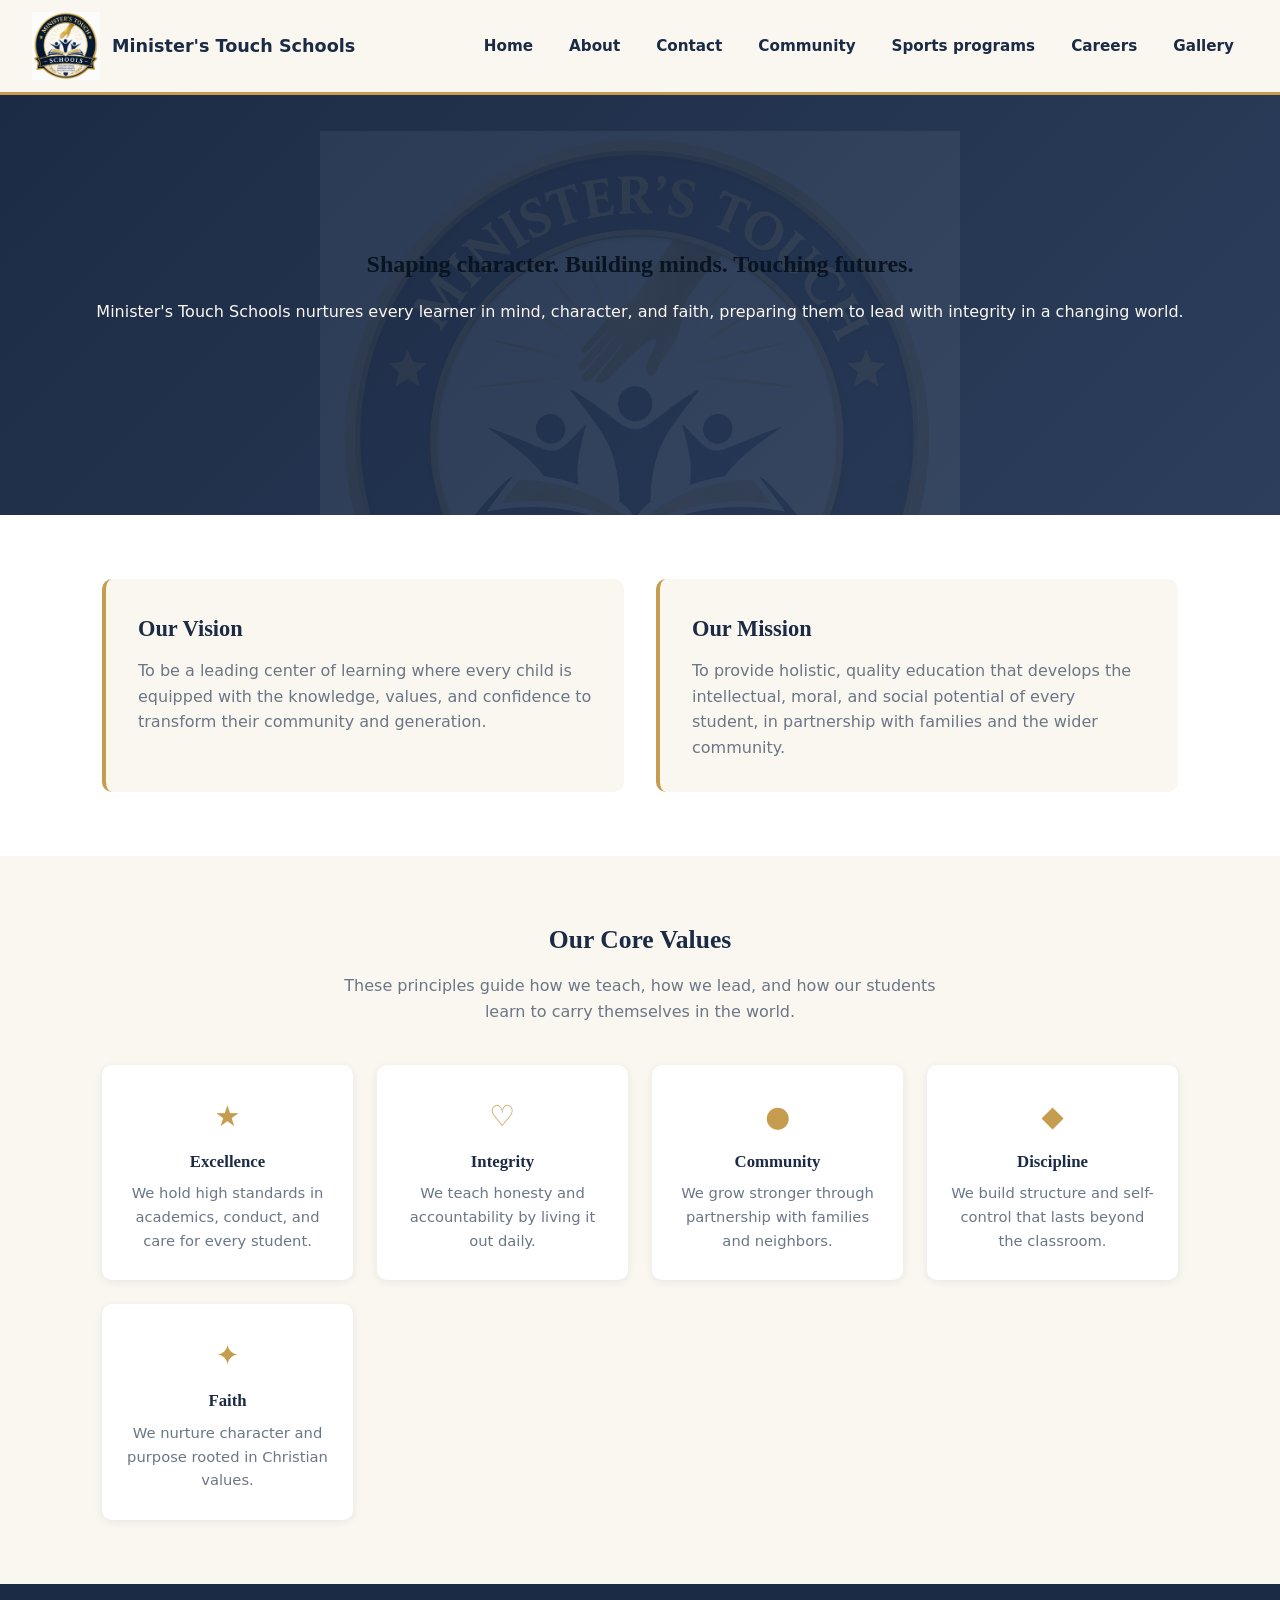
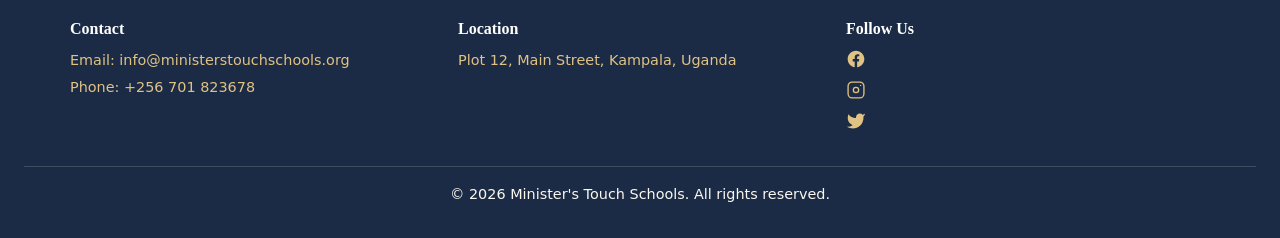
<file: index.html>
<!DOCTYPE html>
<html lang="en">
<head>
    <meta charset="UTF-8">
    <meta name="viewport" content="width=device-width, initial-scale=1.0">
    <title>Minister's Touch Schools | Home</title>
    <link rel="stylesheet" href="styles.css">
</head>
<body class="home">
    <header class="site-header">
        <a href="index.html" class="brand">
            <img src="images/m.png" alt="Minister's Touch Schools logo" width="68">
            <span>Minister's Touch Schools</span>
        </a>
        <button type="button" class="menu-toggle" id="menu-toggle" aria-expanded="false" aria-controls="navbar" aria-label="Open navigation menu">
            ☰
        </button>

        <nav id="navbar" aria-hidden="true">
            <a href="index.html">Home</a>
            <a href="about.html">About</a>
            <a href="contact.html">Contact</a>
            <a href="community.html">Community</a>
            <a href="Sports.html">Sports programs</a>
            <a href="Careers.html">Careers</a>
            <a href="Gallery.html">Gallery</a>
        </nav>
    </header>

    <section class="hero">
        <div class="hero-content">
            <h1>Shaping character. Building minds. Touching futures.</h1>
            <p>Minister's Touch Schools nurtures every learner in mind, character, and faith, preparing them to lead with integrity in a changing world.</p>
        </div>
    </section>

    <section class="vm-section wrap">
        <div class="vm-grid">
            <div class="vm-card">
                <h2>Our Vision</h2>
                <p>To be a leading center of learning where every child is equipped with the knowledge, values, and confidence to transform their community and generation.</p>
            </div>
            <div class="vm-card">
                <h2>Our Mission</h2>
                <p>To provide holistic, quality education that develops the intellectual, moral, and social potential of every student, in partnership with families and the wider community.</p>
            </div>
        </div>
    </section>

    <section class="values-section">
        <div class="wrap">
            <h2>Our Core Values</h2>
            <p class="values-intro">These principles guide how we teach, how we lead, and how our students learn to carry themselves in the world.</p>
            <div class="values-grid">
                <div class="value-card">
                    <div class="icon">&#9733;</div>
                    <h3>Excellence</h3>
                    <p>We hold high standards in academics, conduct, and care for every student.</p>
                </div>
                <div class="value-card">
                    <div class="icon">&#9825;</div>
                    <h3>Integrity</h3>
                    <p>We teach honesty and accountability by living it out daily.</p>
                </div>
                <div class="value-card">
                    <div class="icon">&#9679;</div>
                    <h3>Community</h3>
                    <p>We grow stronger through partnership with families and neighbors.</p>
                </div>
                <div class="value-card">
                    <div class="icon">&#9670;</div>
                    <h3>Discipline</h3>
                    <p>We build structure and self-control that lasts beyond the classroom.</p>
                </div>
                <div class="value-card">
                    <div class="icon">&#10022;</div>
                    <h3>Faith</h3>
                    <p>We nurture character and purpose rooted in Christian values.</p>
                </div>
            </div>
        </div>
    </section>

    <footer>
        <div class="footer-content">
            <div class="footer-section">
                <h3>Contact</h3>
                <p>Email: info@ministerstouchschools.org</p>
                <p>Phone: +256 701 823678</p>
            </div>
            <div class="footer-section">
                <h3>Location</h3>
                <p>Plot 12, Main Street, Kampala, Uganda</p>
            </div>
            <div class="footer-section">
                <h3>Follow Us</h3>
                    <p>
                        <a href="https://facebook.com" target="_blank" rel="noopener noreferrer" aria-label="Facebook">
                            <svg width="20" height="20" viewBox="0 0 24 24" fill="currentColor" aria-hidden="true" focusable="false" xmlns="http://www.w3.org/2000/svg">
                                <path d="M22 12.07C22 6.48 17.52 2 11.93 2 6.33 2 2 6.48 2 12.07 2 17.11 5.66 21.26 10.44 22v-7.03H8.08V12.1h2.36V9.88c0-2.33 1.38-3.61 3.5-3.61.99 0 2.03.18 2.03.18v2.24h-1.14c-1.13 0-1.48.7-1.48 1.42V12.1h2.52l-.4 2.87h-2.12V22C18.34 21.26 22 17.11 22 12.07z"/>
                            </svg>
                        </a>
                    </p>
                    <p>
                        <a href="https://instagram.com" target="_blank" rel="noopener noreferrer" aria-label="Instagram">
                            <svg width="20" height="20" viewBox="0 0 24 24" fill="none" stroke="currentColor" stroke-width="1.6" stroke-linecap="round" stroke-linejoin="round" aria-hidden="true" focusable="false" xmlns="http://www.w3.org/2000/svg">
                                <rect x="2.5" y="2.5" width="19" height="19" rx="5" />
                                <circle cx="12" cy="12" r="3.2" />
                                <path d="M17.5 6.5h.01" />
                            </svg>
                        </a>
                    </p>
                    <p>
                        <a href="https://x.com" target="_blank" rel="noopener noreferrer" aria-label="X (Twitter)">
                            <svg width="20" height="20" viewBox="0 0 24 24" fill="currentColor" aria-hidden="true" focusable="false" xmlns="http://www.w3.org/2000/svg">
                                <path d="M23 3a10.9 10.9 0 01-3.14 1.53A4.48 4.48 0 0012 7.5v1A10.66 10.66 0 013 4s-4 9 5 13a11.64 11.64 0 01-7 2c9 5 20 0 20-11.5a4.5 4.5 0 00-.08-.83A7.72 7.72 0 0023 3z"/>
                            </svg>
                        </a>
                    </p>
            </div>
        </div>
        <div class="footer-bottom">
            &copy; 2026 Minister's Touch Schools. All rights reserved.
        </div>
    </footer>

    <script>
        const menuToggle = document.getElementById("menu-toggle");
        const navbar = document.getElementById("navbar");

        menuToggle.addEventListener("click", () => {
            const isExpanded = menuToggle.getAttribute("aria-expanded") === "true";
            menuToggle.setAttribute("aria-expanded", String(!isExpanded));
            navbar.classList.toggle("active");
            navbar.setAttribute("aria-hidden", String(isExpanded));
            menuToggle.setAttribute("aria-label", isExpanded ? "Open navigation menu" : "Close navigation menu");
        });
    </script>
</body>
</html>
</file>
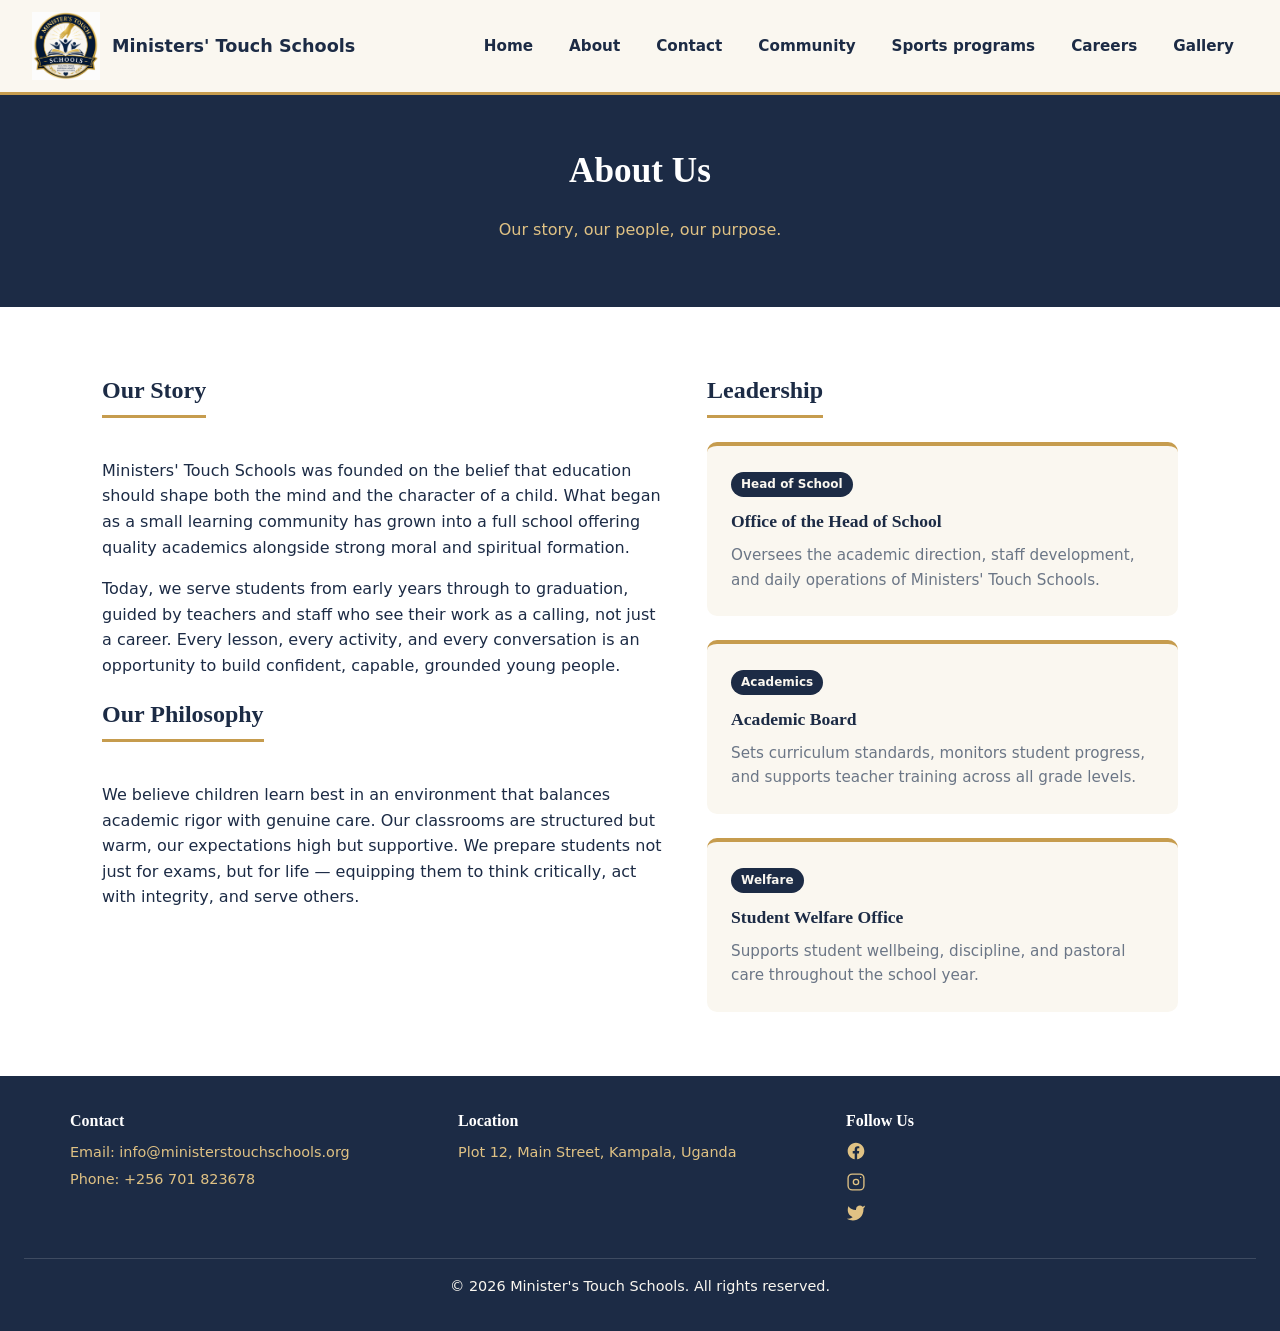
<file: about.html>
<!DOCTYPE html>
<html lang="en">
<head>
    <meta charset="UTF-8">
    <meta name="viewport" content="width=device-width, initial-scale=1.0">
    <title>Ministers' Touch Schools | About</title>
    <link rel="stylesheet" href="styles.css">
</head>
<body>
    <header class="site-header">
        <a href="index.html" class="brand">
            <img src="images/m.png" alt="Ministers' Touch Schools logo" width="68">
            <span>Ministers' Touch Schools</span>
        </a>
        <button type="button" class="menu-toggle" id="menu-toggle" aria-expanded="false" aria-controls="navbar" aria-label="Open navigation menu">
            ☰
        </button>

        <nav id="navbar" aria-hidden="true">
            <a href="index.html">Home</a>
            <a href="about.html">About</a>
            <a href="contact.html">Contact</a>
            <a href="community.html">Community</a>
            <a href="Sports.html">Sports programs</a>
            <a href="Careers.html">Careers</a>
            <a href="Gallery.html">Gallery</a>
        </nav>
    </header>

    <section class="page-hero">
        <h1>About Us</h1>
        <p>Our story, our people, our purpose.</p>
    </section>

    <section class="content-section wrap">
        <div class="two-col">
            <div>
                <h2>Our Story</h2>
                <p>Ministers' Touch Schools was founded on the belief that education should shape both the mind and the character of a child. What began as a small learning community has grown into a full school offering quality academics alongside strong moral and spiritual formation.</p>
                <p>Today, we serve students from early years through to graduation, guided by teachers and staff who see their work as a calling, not just a career. Every lesson, every activity, and every conversation is an opportunity to build confident, capable, grounded young people.</p>

                <h2>Our Philosophy</h2>
                <p>We believe children learn best in an environment that balances academic rigor with genuine care. Our classrooms are structured but warm, our expectations high but supportive. We prepare students not just for exams, but for life &mdash; equipping them to think critically, act with integrity, and serve others.</p>
            </div>
            <div>
                <h2>Leadership</h2>
                <div class="card-grid" style="grid-template-columns: 1fr;">
                    <div class="card">
                        <span class="tag">Head of School</span>
                        <h3>Office of the Head of School</h3>
                        <p>Oversees the academic direction, staff development, and daily operations of Ministers' Touch Schools.</p>
                    </div>
                    <div class="card">
                        <span class="tag">Academics</span>
                        <h3>Academic Board</h3>
                        <p>Sets curriculum standards, monitors student progress, and supports teacher training across all grade levels.</p>
                    </div>
                    <div class="card">
                        <span class="tag">Welfare</span>
                        <h3>Student Welfare Office</h3>
                        <p>Supports student wellbeing, discipline, and pastoral care throughout the school year.</p>
                    </div>
                </div>
            </div>
        </div>
    </section>

    <footer>
        <div class="footer-content">
            <div class="footer-section">
                <h3>Contact</h3>
                <p>Email: info@ministerstouchschools.org</p>
                <p>Phone: +256 701 823678</p>
            </div>
            <div class="footer-section">
                <h3>Location</h3>
                <p>Plot 12, Main Street, Kampala, Uganda</p>
            </div>
            <div class="footer-section">
                <h3>Follow Us</h3>
                <p>
                    <a href="https://facebook.com" target="_blank" rel="noopener noreferrer" aria-label="Facebook">
                        <svg width="20" height="20" viewBox="0 0 24 24" fill="currentColor" aria-hidden="true" focusable="false" xmlns="http://www.w3.org/2000/svg">
                            <path d="M22 12.07C22 6.48 17.52 2 11.93 2 6.33 2 2 6.48 2 12.07 2 17.11 5.66 21.26 10.44 22v-7.03H8.08V12.1h2.36V9.88c0-2.33 1.38-3.61 3.5-3.61.99 0 2.03.18 2.03.18v2.24h-1.14c-1.13 0-1.48.7-1.48 1.42V12.1h2.52l-.4 2.87h-2.12V22C18.34 21.26 22 17.11 22 12.07z"/>
                        </svg>
                    </a>
                </p>
                <p>
                    <a href="https://instagram.com" target="_blank" rel="noopener noreferrer" aria-label="Instagram">
                        <svg width="20" height="20" viewBox="0 0 24 24" fill="none" stroke="currentColor" stroke-width="1.6" stroke-linecap="round" stroke-linejoin="round" aria-hidden="true" focusable="false" xmlns="http://www.w3.org/2000/svg">
                            <rect x="2.5" y="2.5" width="19" height="19" rx="5" />
                            <circle cx="12" cy="12" r="3.2" />
                            <path d="M17.5 6.5h.01" />
                        </svg>
                    </a>
                </p>
                <p>
                    <a href="https://x.com" target="_blank" rel="noopener noreferrer" aria-label="X (Twitter)">
                        <svg width="20" height="20" viewBox="0 0 24 24" fill="currentColor" aria-hidden="true" focusable="false" xmlns="http://www.w3.org/2000/svg">
                            <path d="M23 3a10.9 10.9 0 01-3.14 1.53A4.48 4.48 0 0012 7.5v1A10.66 10.66 0 013 4s-4 9 5 13a11.64 11.64 0 01-7 2c9 5 20 0 20-11.5a4.5 4.5 0 00-.08-.83A7.72 7.72 0 0023 3z"/>
                        </svg>
                    </a>
                </p>
            </div>
        </div>
        <div class="footer-bottom">
            &copy; 2026 Minister's Touch Schools. All rights reserved.
        </div>
    </footer>

    <script>
        const menuToggle = document.getElementById("menu-toggle");
        const navbar = document.getElementById("navbar");

        menuToggle.addEventListener("click", () => {
            const isExpanded = menuToggle.getAttribute("aria-expanded") === "true";
            menuToggle.setAttribute("aria-expanded", String(!isExpanded));
            navbar.classList.toggle("active");
            navbar.setAttribute("aria-hidden", String(isExpanded));
            menuToggle.setAttribute("aria-label", isExpanded ? "Open navigation menu" : "Close navigation menu");
        });
    </script>
</body>
</html>
</file>
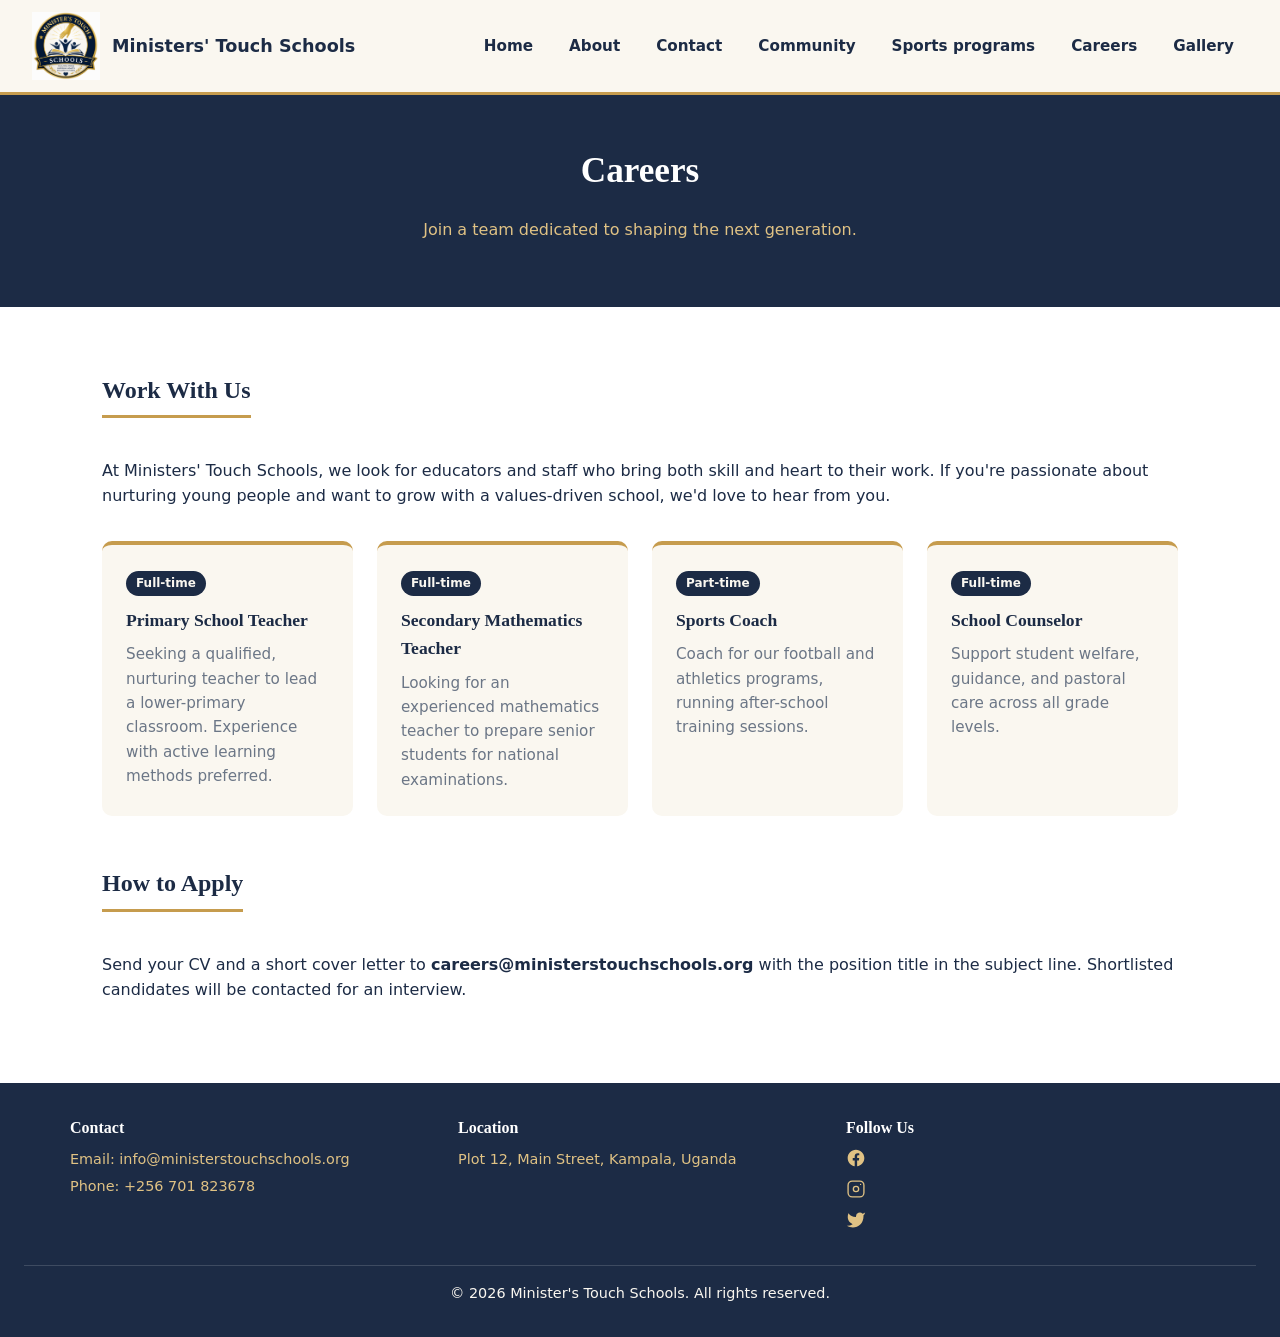
<file: Careers.html>
<!DOCTYPE html>
<html lang="en">
<head>
    <meta charset="UTF-8">
    <meta name="viewport" content="width=device-width, initial-scale=1.0">
    <title>Ministers' Touch Schools | Careers</title>
    <link rel="stylesheet" href="styles.css">

</head>
<body>
    <header class="site-header">
        <a href="index.html" class="brand">
            <img src="images/m.png" alt="Ministers' Touch Schools logo" width="68">
            <span>Ministers' Touch Schools</span>
        </a>
        <button type="button" class="menu-toggle" id="menu-toggle" aria-expanded="false" aria-controls="navbar" aria-label="Open navigation menu">
            ☰
        </button>

        <nav id="navbar" aria-hidden="true">
            <a href="index.html">Home</a>
            <a href="about.html">About</a>
            <a href="contact.html">Contact</a>
            <a href="community.html">Community</a>
            <a href="Sports.html">Sports programs</a>
            <a href="Careers.html">Careers</a>
            <a href="Gallery.html">Gallery</a>
        </nav>
    </header>

    <section class="page-hero">
        <h1>Careers</h1>
        <p>Join a team dedicated to shaping the next generation.</p>
    </section>

    <section class="content-section wrap">
        <h2>Work With Us</h2>
        <p>At Ministers' Touch Schools, we look for educators and staff who bring both skill and heart to their work. If you're passionate about nurturing young people and want to grow with a values-driven school, we'd love to hear from you.</p>

        <div class="card-grid" style="margin-top: 32px;">
            <div class="card">
                <span class="tag">Full-time</span>
                <h3>Primary School Teacher</h3>
                <p>Seeking a qualified, nurturing teacher to lead a lower-primary classroom. Experience with active learning methods preferred.</p>
            </div>
            <div class="card">
                <span class="tag">Full-time</span>
                <h3>Secondary Mathematics Teacher</h3>
                <p>Looking for an experienced mathematics teacher to prepare senior students for national examinations.</p>
            </div>
            <div class="card">
                <span class="tag">Part-time</span>
                <h3>Sports Coach</h3>
                <p>Coach for our football and athletics programs, running after-school training sessions.</p>
            </div>
            <div class="card">
                <span class="tag">Full-time</span>
                <h3>School Counselor</h3>
                <p>Support student welfare, guidance, and pastoral care across all grade levels.</p>
            </div>
        </div>

        <h2 style="margin-top: 48px;">How to Apply</h2>
        <p>Send your CV and a short cover letter to <strong>careers@ministerstouchschools.org</strong> with the position title in the subject line. Shortlisted candidates will be contacted for an interview.</p>
    </section>

    <footer>
        <div class="footer-content">
            <div class="footer-section">
                <h3>Contact</h3>
                <p>Email: info@ministerstouchschools.org</p>
                <p>Phone: +256 701 823678</p>
            </div>
            <div class="footer-section">
                <h3>Location</h3>
                <p>Plot 12, Main Street, Kampala, Uganda</p>
            </div>
            <div class="footer-section">
                <h3>Follow Us</h3>
                    <p>
                        <a href="https://facebook.com" target="_blank" rel="noopener noreferrer" aria-label="Facebook">
                            <svg width="20" height="20" viewBox="0 0 24 24" fill="currentColor" aria-hidden="true" focusable="false" xmlns="http://www.w3.org/2000/svg">
                                <path d="M22 12.07C22 6.48 17.52 2 11.93 2 6.33 2 2 6.48 2 12.07 2 17.11 5.66 21.26 10.44 22v-7.03H8.08V12.1h2.36V9.88c0-2.33 1.38-3.61 3.5-3.61.99 0 2.03.18 2.03.18v2.24h-1.14c-1.13 0-1.48.7-1.48 1.42V12.1h2.52l-.4 2.87h-2.12V22C18.34 21.26 22 17.11 22 12.07z"/>
                            </svg>
                        </a>
                    </p>
                    <p>
                        <a href="https://instagram.com" target="_blank" rel="noopener noreferrer" aria-label="Instagram">
                            <svg width="20" height="20" viewBox="0 0 24 24" fill="none" stroke="currentColor" stroke-width="1.6" stroke-linecap="round" stroke-linejoin="round" aria-hidden="true" focusable="false" xmlns="http://www.w3.org/2000/svg">
                                <rect x="2.5" y="2.5" width="19" height="19" rx="5" />
                                <circle cx="12" cy="12" r="3.2" />
                                <path d="M17.5 6.5h.01" />
                            </svg>
                        </a>
                    </p>
                    <p>
                        <a href="https://x.com" target="_blank" rel="noopener noreferrer" aria-label="X (Twitter)">
                            <svg width="20" height="20" viewBox="0 0 24 24" fill="currentColor" aria-hidden="true" focusable="false" xmlns="http://www.w3.org/2000/svg">
                                <path d="M23 3a10.9 10.9 0 01-3.14 1.53A4.48 4.48 0 0012 7.5v1A10.66 10.66 0 013 4s-4 9 5 13a11.64 11.64 0 01-7 2c9 5 20 0 20-11.5a4.5 4.5 0 00-.08-.83A7.72 7.72 0 0023 3z"/>
                            </svg>
                        </a>
                    </p>
            </div>
        </div>
        <div class="footer-bottom">
            &copy; 2026 Minister's Touch Schools. All rights reserved.
        </div>
    </footer>

    <script>
        const menuToggle = document.getElementById("menu-toggle");
        const navbar = document.getElementById("navbar");

        menuToggle.addEventListener("click", () => {
            const isExpanded = menuToggle.getAttribute("aria-expanded") === "true";
            menuToggle.setAttribute("aria-expanded", String(!isExpanded));
            navbar.classList.toggle("active");
            navbar.setAttribute("aria-hidden", String(isExpanded));
            menuToggle.setAttribute("aria-label", isExpanded ? "Open navigation menu" : "Close navigation menu");
        });
    </script>
</body>
</html>
</file>
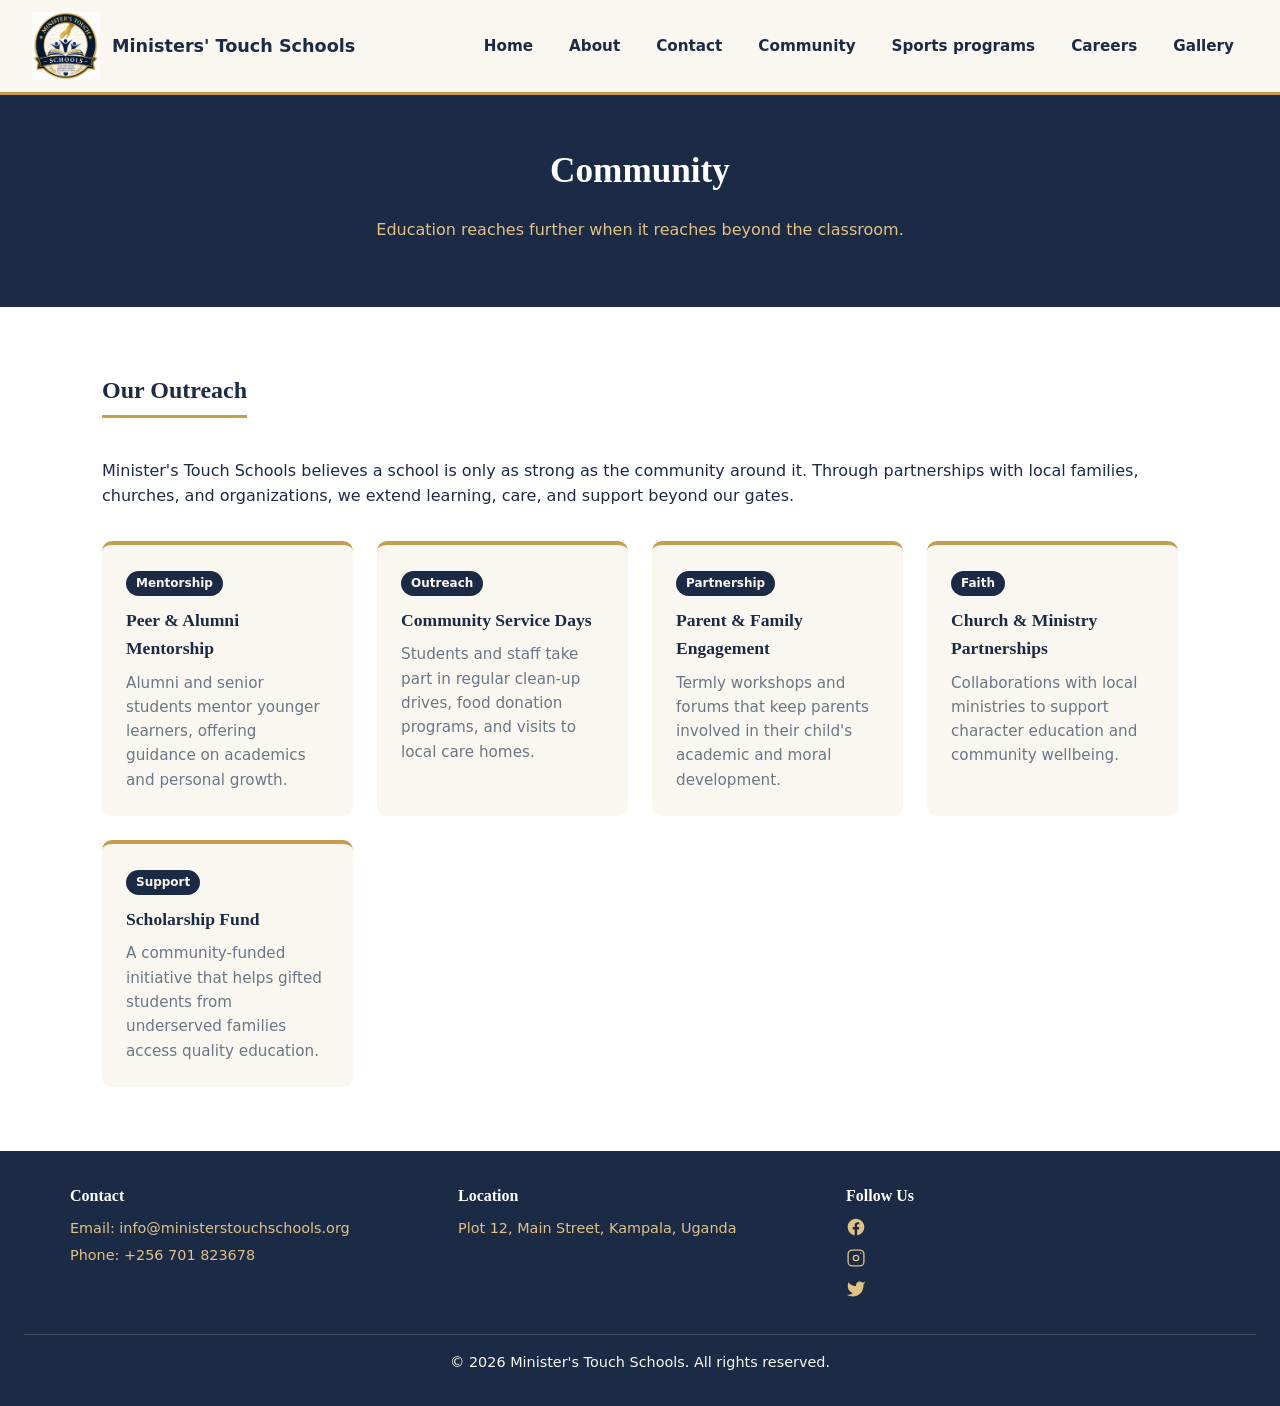
<file: community.html>
<!DOCTYPE html>
<html lang="en">
<head>
    <meta charset="UTF-8">
    <meta name="viewport" content="width=device-width, initial-scale=1.0">
    <title>Minister's Touch Schools | Community</title>
    <link rel="stylesheet" href="styles.css">

</head>
<body>
    <header class="site-header">
        <a href="index.html" class="brand">
            <img src="images/m.png" alt="Ministers' Touch Schools logo" width="68">
            <span>Ministers' Touch Schools</span>
        </a>
        <button type="button" class="menu-toggle" id="menu-toggle" aria-expanded="false" aria-controls="navbar" aria-label="Open navigation menu">
            ☰
        </button>

        <nav id="navbar" aria-hidden="true">
            <a href="index.html">Home</a>
            <a href="about.html">About</a>
            <a href="contact.html">Contact</a>
            <a href="community.html">Community</a>
            <a href="Sports.html">Sports programs</a>
            <a href="Careers.html">Careers</a>
            <a href="Gallery.html">Gallery</a>
        </nav>
    </header>

    <section class="page-hero">
        <h1>Community</h1>
        <p>Education reaches further when it reaches beyond the classroom.</p>
    </section>

    <section class="content-section wrap">
        <h2>Our Outreach</h2>
        <p>Minister's Touch Schools believes a school is only as strong as the community around it. Through partnerships with local families, churches, and organizations, we extend learning, care, and support beyond our gates.</p>

        <div class="card-grid" style="margin-top: 32px;">
            <div class="card">
                <span class="tag">Mentorship</span>
                <h3>Peer &amp; Alumni Mentorship</h3>
                <p>Alumni and senior students mentor younger learners, offering guidance on academics and personal growth.</p>
            </div>
            <div class="card">
                <span class="tag">Outreach</span>
                <h3>Community Service Days</h3>
                <p>Students and staff take part in regular clean-up drives, food donation programs, and visits to local care homes.</p>
            </div>
            <div class="card">
                <span class="tag">Partnership</span>
                <h3>Parent &amp; Family Engagement</h3>
                <p>Termly workshops and forums that keep parents involved in their child's academic and moral development.</p>
            </div>
            <div class="card">
                <span class="tag">Faith</span>
                <h3>Church &amp; Ministry Partnerships</h3>
                <p>Collaborations with local ministries to support character education and community wellbeing.</p>
            </div>
            <div class="card">
                <span class="tag">Support</span>
                <h3>Scholarship Fund</h3>
                <p>A community-funded initiative that helps gifted students from underserved families access quality education.</p>
            </div>
        </div>
    </section>

    <footer>
        <div class="footer-content">
            <div class="footer-section">
                <h3>Contact</h3>
                <p>Email: info@ministerstouchschools.org</p>
                <p>Phone: +256 701 823678</p>
            </div>
            <div class="footer-section">
                <h3>Location</h3>
                <p>Plot 12, Main Street, Kampala, Uganda</p>
            </div>
            <div class="footer-section">
                <h3>Follow Us</h3>
                    <p>
                        <a href="https://facebook.com" target="_blank" rel="noopener noreferrer" aria-label="Facebook">
                            <svg width="20" height="20" viewBox="0 0 24 24" fill="currentColor" aria-hidden="true" focusable="false" xmlns="http://www.w3.org/2000/svg">
                                <path d="M22 12.07C22 6.48 17.52 2 11.93 2 6.33 2 2 6.48 2 12.07 2 17.11 5.66 21.26 10.44 22v-7.03H8.08V12.1h2.36V9.88c0-2.33 1.38-3.61 3.5-3.61.99 0 2.03.18 2.03.18v2.24h-1.14c-1.13 0-1.48.7-1.48 1.42V12.1h2.52l-.4 2.87h-2.12V22C18.34 21.26 22 17.11 22 12.07z"/>
                            </svg>
                        </a>
                    </p>
                    <p>
                        <a href="https://instagram.com" target="_blank" rel="noopener noreferrer" aria-label="Instagram">
                            <svg width="20" height="20" viewBox="0 0 24 24" fill="none" stroke="currentColor" stroke-width="1.6" stroke-linecap="round" stroke-linejoin="round" aria-hidden="true" focusable="false" xmlns="http://www.w3.org/2000/svg">
                                <rect x="2.5" y="2.5" width="19" height="19" rx="5" />
                                <circle cx="12" cy="12" r="3.2" />
                                <path d="M17.5 6.5h.01" />
                            </svg>
                        </a>
                    </p>
                    <p>
                        <a href="https://x.com" target="_blank" rel="noopener noreferrer" aria-label="X (Twitter)">
                            <svg width="20" height="20" viewBox="0 0 24 24" fill="currentColor" aria-hidden="true" focusable="false" xmlns="http://www.w3.org/2000/svg">
                                <path d="M23 3a10.9 10.9 0 01-3.14 1.53A4.48 4.48 0 0012 7.5v1A10.66 10.66 0 013 4s-4 9 5 13a11.64 11.64 0 01-7 2c9 5 20 0 20-11.5a4.5 4.5 0 00-.08-.83A7.72 7.72 0 0023 3z"/>
                            </svg>
                        </a>
                    </p>
            </div>
        </div>
        <div class="footer-bottom">
            &copy; 2026 Minister's Touch Schools. All rights reserved.
        </div>
    </footer>

    <script>
        const menuToggle = document.getElementById("menu-toggle");
        const navbar = document.getElementById("navbar");

        menuToggle.addEventListener("click", () => {
            const isExpanded = menuToggle.getAttribute("aria-expanded") === "true";
            menuToggle.setAttribute("aria-expanded", String(!isExpanded));
            navbar.classList.toggle("active");
            navbar.setAttribute("aria-hidden", String(isExpanded));
            menuToggle.setAttribute("aria-label", isExpanded ? "Open navigation menu" : "Close navigation menu");
        });
    </script>
</body>
</html>
</file>
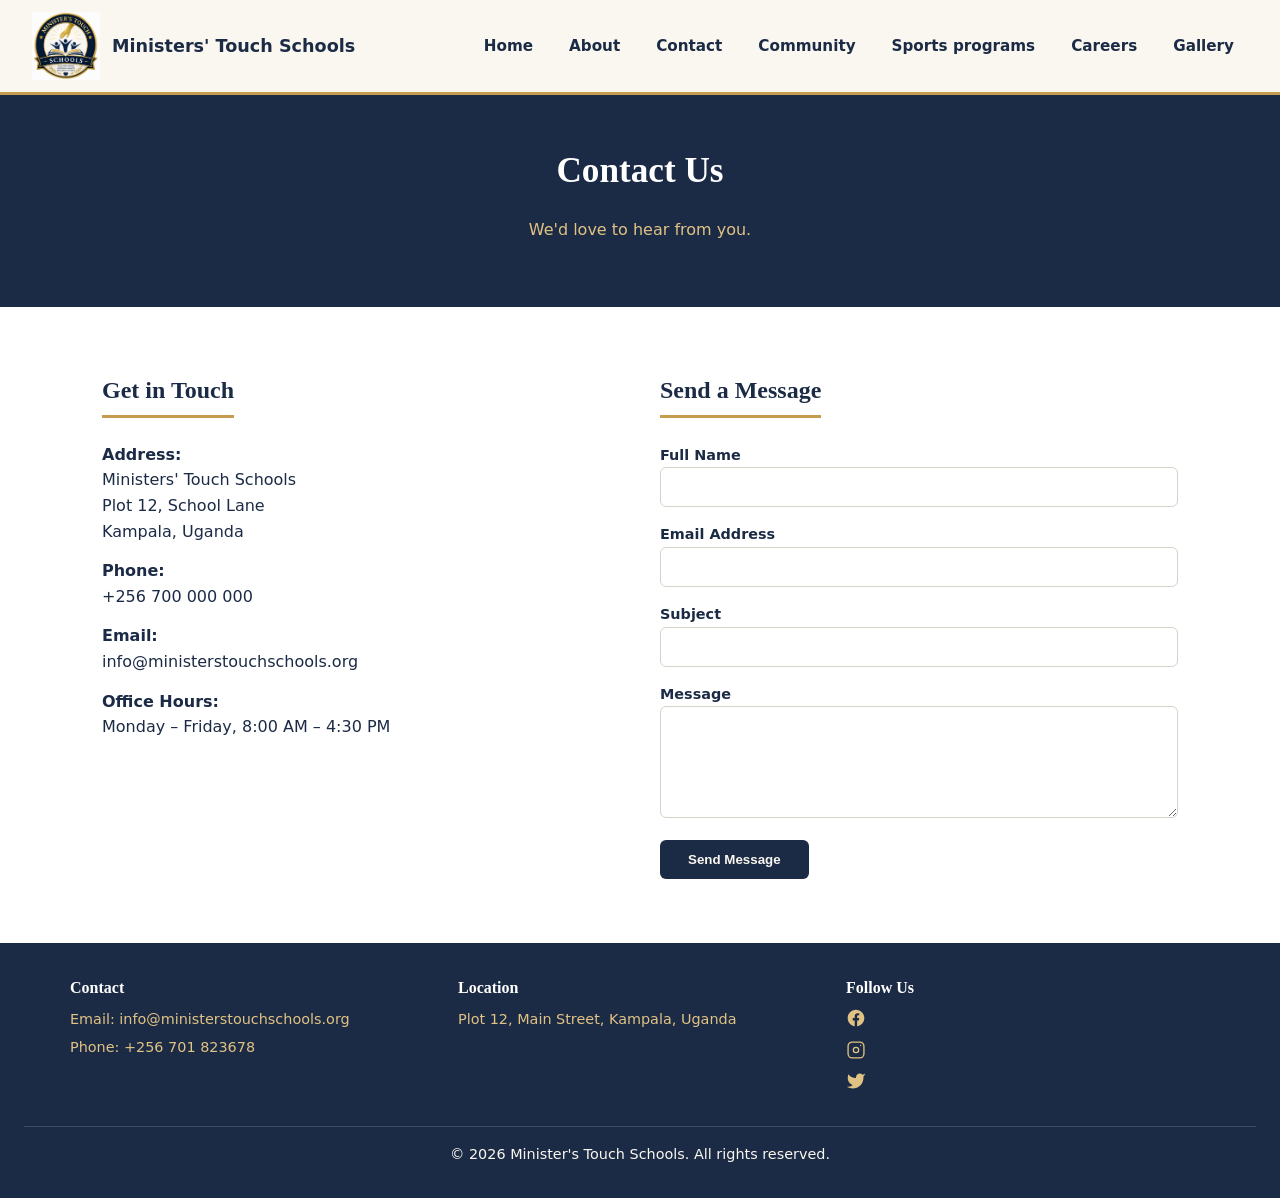
<file: contact.html>
<!DOCTYPE html>
<html lang="en">
<head>
    <meta charset="UTF-8">
    <meta name="viewport" content="width=device-width, initial-scale=1.0">
    <title>Ministers' Touch Schools | Contact</title>
    <link rel="stylesheet" href="styles.css">
</head>
<body>
    <header class="site-header">
        <a href="index.html" class="brand">
            <img src="images/m.png" alt="Ministers' Touch Schools logo" width="68">
            <span>Ministers' Touch Schools</span>
        </a>
        <button type="button" class="menu-toggle" id="menu-toggle" aria-expanded="false" aria-controls="navbar" aria-label="Open navigation menu">
            ☰
        </button>

        <nav id="navbar" aria-hidden="true">
            <a href="index.html">Home</a>
            <a href="about.html">About</a>
            <a href="contact.html">Contact</a>
            <a href="community.html">Community</a>
            <a href="Sports.html">Sports programs</a>
            <a href="Careers.html">Careers</a>
            <a href="Gallery.html">Gallery</a>
        </nav>
    </header>

    <section class="page-hero">
        <h1>Contact Us</h1>
        <p>We'd love to hear from you.</p>
    </section>

    <section class="content-section wrap">
        <div class="contact-grid">
            <div class="contact-info">
                <h2>Get in Touch</h2>
                <p><strong>Address:</strong><br>Ministers' Touch Schools<br>Plot 12, School Lane<br>Kampala, Uganda</p>
                <p><strong>Phone:</strong><br>+256 700 000 000</p>
                <p><strong>Email:</strong><br>info@ministerstouchschools.org</p>
                <p><strong>Office Hours:</strong><br>Monday &ndash; Friday, 8:00 AM &ndash; 4:30 PM</p>
            </div>
            <div>
                <h2>Send a Message</h2>
                <form>
                    <div>
                        <label for="name">Full Name</label>
                        <input type="text" id="name" name="name" required>
                    </div>
                    <div>
                        <label for="email">Email Address</label>
                        <input type="email" id="email" name="email" required>
                    </div>
                    <div>
                        <label for="subject">Subject</label>
                        <input type="text" id="subject" name="subject">
                    </div>
                    <div>
                        <label for="message">Message</label>
                        <textarea id="message" name="message" rows="5" required></textarea>
                    </div>
                    <button type="submit" class="btn">Send Message</button>
                </form>
            </div>
        </div>
    </section>

    <footer>
        <div class="footer-content">
            <div class="footer-section">
                <h3>Contact</h3>
                <p>Email: info@ministerstouchschools.org</p>
                <p>Phone: +256 701 823678</p>
            </div>
            <div class="footer-section">
                <h3>Location</h3>
                <p>Plot 12, Main Street, Kampala, Uganda</p>
            </div>
            <div class="footer-section">
                <h3>Follow Us</h3>
                    <p>
                        <a href="https://facebook.com" target="_blank" rel="noopener noreferrer" aria-label="Facebook">
                            <svg width="20" height="20" viewBox="0 0 24 24" fill="currentColor" aria-hidden="true" focusable="false" xmlns="http://www.w3.org/2000/svg">
                                <path d="M22 12.07C22 6.48 17.52 2 11.93 2 6.33 2 2 6.48 2 12.07 2 17.11 5.66 21.26 10.44 22v-7.03H8.08V12.1h2.36V9.88c0-2.33 1.38-3.61 3.5-3.61.99 0 2.03.18 2.03.18v2.24h-1.14c-1.13 0-1.48.7-1.48 1.42V12.1h2.52l-.4 2.87h-2.12V22C18.34 21.26 22 17.11 22 12.07z"/>
                            </svg>
                        </a>
                    </p>
                    <p>
                        <a href="https://instagram.com" target="_blank" rel="noopener noreferrer" aria-label="Instagram">
                            <svg width="20" height="20" viewBox="0 0 24 24" fill="none" stroke="currentColor" stroke-width="1.6" stroke-linecap="round" stroke-linejoin="round" aria-hidden="true" focusable="false" xmlns="http://www.w3.org/2000/svg">
                                <rect x="2.5" y="2.5" width="19" height="19" rx="5" />
                                <circle cx="12" cy="12" r="3.2" />
                                <path d="M17.5 6.5h.01" />
                            </svg>
                        </a>
                    </p>
                    <p>
                        <a href="https://x.com" target="_blank" rel="noopener noreferrer" aria-label="X (Twitter)">
                            <svg width="20" height="20" viewBox="0 0 24 24" fill="currentColor" aria-hidden="true" focusable="false" xmlns="http://www.w3.org/2000/svg">
                                <path d="M23 3a10.9 10.9 0 01-3.14 1.53A4.48 4.48 0 0012 7.5v1A10.66 10.66 0 013 4s-4 9 5 13a11.64 11.64 0 01-7 2c9 5 20 0 20-11.5a4.5 4.5 0 00-.08-.83A7.72 7.72 0 0023 3z"/>
                            </svg>
                        </a>
                    </p>
            </div>
        </div>
        <div class="footer-bottom">
            &copy; 2026 Minister's Touch Schools. All rights reserved.
        </div>
    </footer>

    <script>
        const menuToggle = document.getElementById("menu-toggle");
        const navbar = document.getElementById("navbar");

        menuToggle.addEventListener("click", () => {
            const isExpanded = menuToggle.getAttribute("aria-expanded") === "true";
            menuToggle.setAttribute("aria-expanded", String(!isExpanded));
            navbar.classList.toggle("active");
            navbar.setAttribute("aria-hidden", String(isExpanded));
            menuToggle.setAttribute("aria-label", isExpanded ? "Open navigation menu" : "Close navigation menu");
        });
    </script>
</body>
</html>
</file>
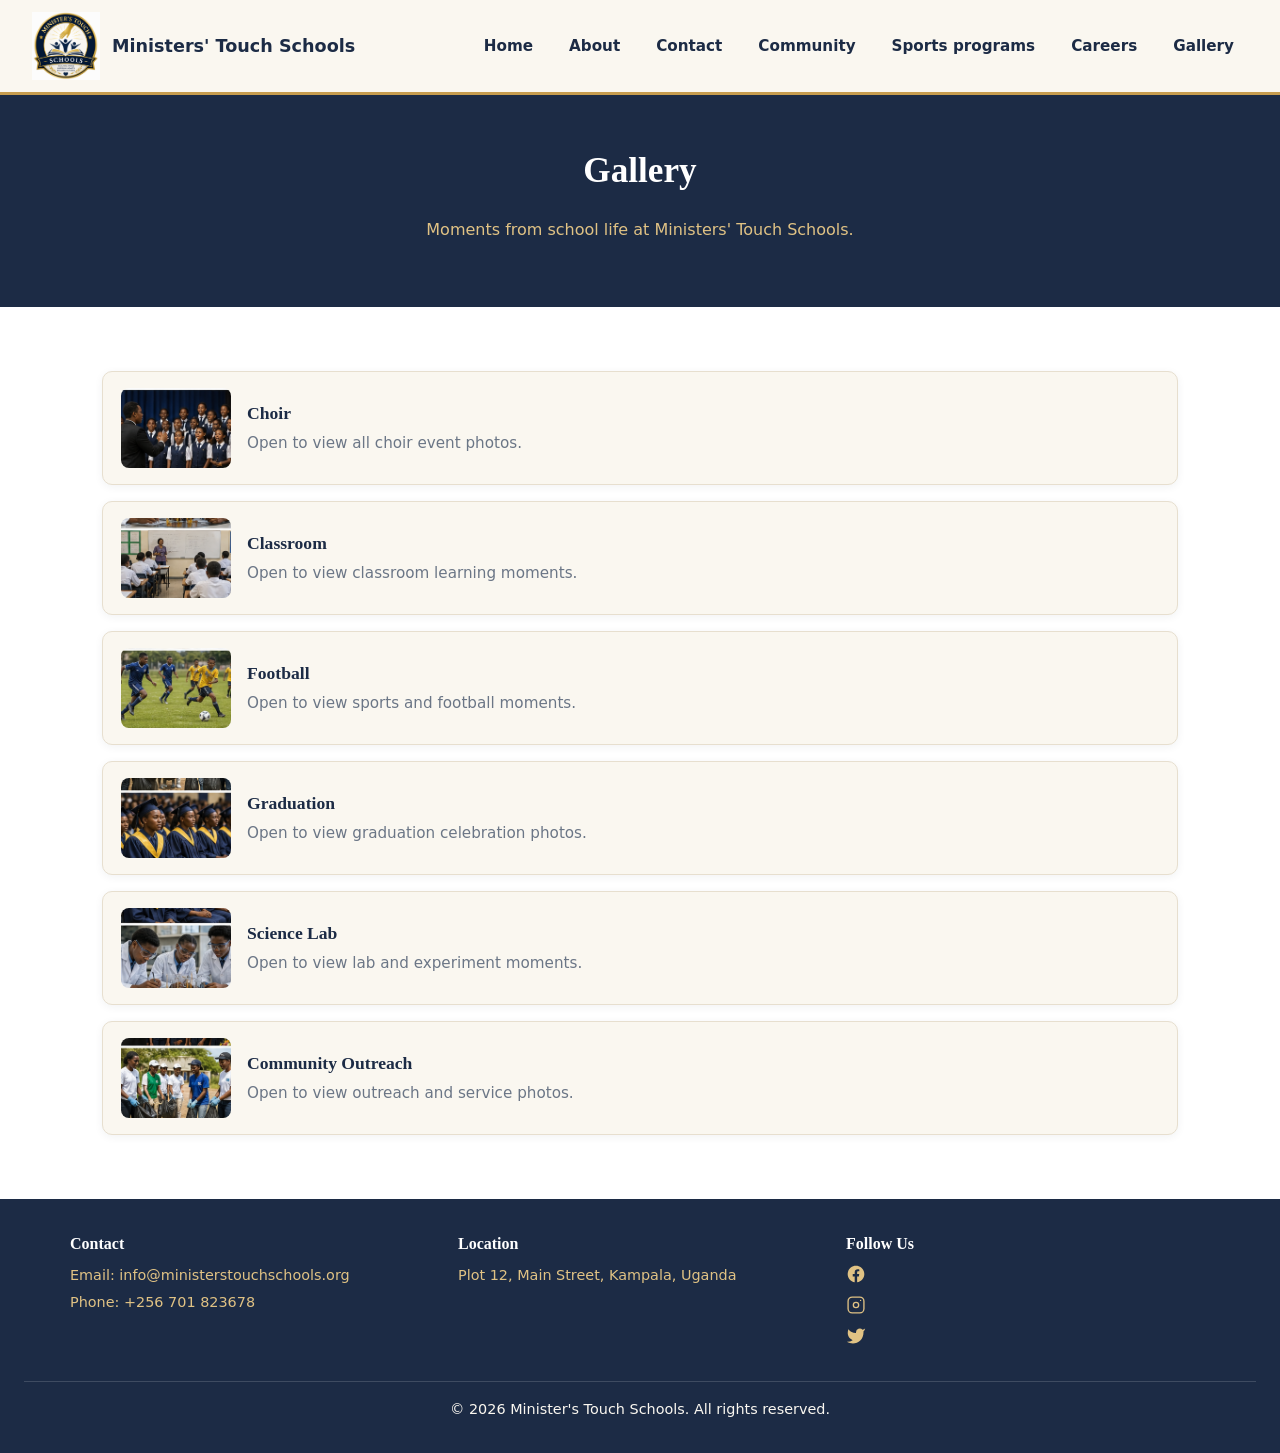
<file: Gallery.html>
<!DOCTYPE html>
<html lang="en">
<head>
    <meta charset="UTF-8">
    <meta name="viewport" content="width=device-width, initial-scale=1.0">
    <title>Ministers' Touch Schools | Gallery</title>
    <link rel="stylesheet" href="styles.css">

</head>
<body>
    <header class="site-header">
        <a href="index.html" class="brand">
            <img src="images/m.png" alt="Ministers' Touch Schools logo" width="68">
            <span>Ministers' Touch Schools</span>
        </a>
        <button type="button" class="menu-toggle" id="menu-toggle" aria-expanded="false" aria-controls="navbar" aria-label="Open navigation menu">
            ☰
        </button>

        <nav id="navbar" aria-hidden="true">
            <a href="index.html">Home</a>
            <a href="about.html">About</a>
            <a href="contact.html">Contact</a>
            <a href="community.html">Community</a>
            <a href="Sports.html">Sports programs</a>
            <a href="Careers.html">Careers</a>
            <a href="Gallery.html">Gallery</a>
        </nav>
    </header>

    <section class="page-hero">
        <h1>Gallery</h1>
        <p>Moments from school life at Ministers' Touch Schools.</p>
    </section>

    <section class="content-section wrap">
        <div class="activity-gallery">
            <details class="activity-card">
                <summary>
                    <img src="images/choir%201.png" alt="Choir activity preview">
                    <div>
                        <h3>Choir</h3>
                        <p>Open to view all choir event photos.</p>
                    </div>
                </summary>
                <div class="activity-images">
                    <img src="images/choir%201.png" alt="Choir activity 1">
                    <img src="images/choir%202.png" alt="Choir activity 2">
                    <img src="images/choir%203.png" alt="Choir activity 3">
                    <img src="images/choir%204.png" alt="Choir activity 4">
                    <img src="images/choir%205.png" alt="Choir activity 5">
                </div>
            </details>

            <details class="activity-card">
                <summary>
                    <img src="images/classroom_1.png" alt="Classroom activity preview">
                    <div>
                        <h3>Classroom</h3>
                        <p>Open to view classroom learning moments.</p>
                    </div>
                </summary>
                <div class="activity-images">
                    <img src="images/classroom_1.png" alt="Classroom activity 1">
                    <img src="images/classroom_2.png" alt="Classroom activity 2">
                    <img src="images/classroom_3.png" alt="Classroom activity 3">
                    <img src="images/classroom_4.png" alt="Classroom activity 4">
                    <img src="images/classroom_5.png" alt="Classroom activity 5">
                </div>
            </details>

            <details class="activity-card">
                <summary>
                    <img src="images/football_1.png" alt="Football activity preview">
                    <div>
                        <h3>Football</h3>
                        <p>Open to view sports and football moments.</p>
                    </div>
                </summary>
                <div class="activity-images">
                    <img src="images/football_1.png" alt="Football activity 1">
                    <img src="images/football_2.png" alt="Football activity 2">
                    <img src="images/football_3.png" alt="Football activity 3">
                    <img src="images/football_4.png" alt="Football activity 4">
                    <img src="images/football_5.png" alt="Football activity 5">
                </div>
            </details>

            <details class="activity-card">
                <summary>
                    <img src="images/graduation_1.png" alt="Graduation activity preview">
                    <div>
                        <h3>Graduation</h3>
                        <p>Open to view graduation celebration photos.</p>
                    </div>
                </summary>
                <div class="activity-images">
                    <img src="images/graduation_1.png" alt="Graduation activity 1">
                    <img src="images/graduation_2.png" alt="Graduation activity 2">
                    <img src="images/graduation_3.png" alt="Graduation activity 3">
                    <img src="images/graduation_4.png" alt="Graduation activity 4">
                    <img src="images/graduation_5.png" alt="Graduation activity 5">
                </div>
            </details>

            <details class="activity-card">
                <summary>
                    <img src="images/lab_1.png" alt="Science lab activity preview">
                    <div>
                        <h3>Science Lab</h3>
                        <p>Open to view lab and experiment moments.</p>
                    </div>
                </summary>
                <div class="activity-images">
                    <img src="images/lab_1.png" alt="Science lab activity 1">
                    <img src="images/lab_2.png" alt="Science lab activity 2">
                    <img src="images/lab_3.png" alt="Science lab activity 3">
                    <img src="images/lab_4.png" alt="Science lab activity 4">
                    <img src="images/lab_5.png" alt="Science lab activity 5">
                </div>
            </details>

            <details class="activity-card">
                <summary>
                    <img src="images/outreach_1.png" alt="Community outreach activity preview">
                    <div>
                        <h3>Community Outreach</h3>
                        <p>Open to view outreach and service photos.</p>
                    </div>
                </summary>
                <div class="activity-images">
                    <img src="images/outreach_1.png" alt="Outreach activity 1">
                    <img src="images/outreach_2.png" alt="Outreach activity 2">
                    <img src="images/outreach_3.png" alt="Outreach activity 3">
                    <img src="images/outreach_4.png" alt="Outreach activity 4">
                    <img src="images/outreach_5.png" alt="Outreach activity 5">
                </div>
            </details>
        </div>
    </section>

    <footer>
        <div class="footer-content">
            <div class="footer-section">
                <h3>Contact</h3>
                <p>Email: info@ministerstouchschools.org</p>
                <p>Phone: +256 701 823678</p>
            </div>
            <div class="footer-section">
                <h3>Location</h3>
                <p>Plot 12, Main Street, Kampala, Uganda</p>
            </div>
            <div class="footer-section">
                <h3>Follow Us</h3>
                    <p>
                        <a href="https://facebook.com" target="_blank" rel="noopener noreferrer" aria-label="Facebook">
                            <svg width="20" height="20" viewBox="0 0 24 24" fill="currentColor" aria-hidden="true" focusable="false" xmlns="http://www.w3.org/2000/svg">
                                <path d="M22 12.07C22 6.48 17.52 2 11.93 2 6.33 2 2 6.48 2 12.07 2 17.11 5.66 21.26 10.44 22v-7.03H8.08V12.1h2.36V9.88c0-2.33 1.38-3.61 3.5-3.61.99 0 2.03.18 2.03.18v2.24h-1.14c-1.13 0-1.48.7-1.48 1.42V12.1h2.52l-.4 2.87h-2.12V22C18.34 21.26 22 17.11 22 12.07z"/>
                            </svg>
                        </a>
                    </p>
                    <p>
                        <a href="https://instagram.com" target="_blank" rel="noopener noreferrer" aria-label="Instagram">
                            <svg width="20" height="20" viewBox="0 0 24 24" fill="none" stroke="currentColor" stroke-width="1.6" stroke-linecap="round" stroke-linejoin="round" aria-hidden="true" focusable="false" xmlns="http://www.w3.org/2000/svg">
                                <rect x="2.5" y="2.5" width="19" height="19" rx="5" />
                                <circle cx="12" cy="12" r="3.2" />
                                <path d="M17.5 6.5h.01" />
                            </svg>
                        </a>
                    </p>
                    <p>
                        <a href="https://x.com" target="_blank" rel="noopener noreferrer" aria-label="X (Twitter)">
                            <svg width="20" height="20" viewBox="0 0 24 24" fill="currentColor" aria-hidden="true" focusable="false" xmlns="http://www.w3.org/2000/svg">
                                <path d="M23 3a10.9 10.9 0 01-3.14 1.53A4.48 4.48 0 0012 7.5v1A10.66 10.66 0 013 4s-4 9 5 13a11.64 11.64 0 01-7 2c9 5 20 0 20-11.5a4.5 4.5 0 00-.08-.83A7.72 7.72 0 0023 3z"/>
                            </svg>
                        </a>
                    </p>
            </div>
        </div>
        <div class="footer-bottom">
            &copy; 2026 Minister's Touch Schools. All rights reserved.
        </div>
    </footer>

    <script>
        const menuToggle = document.getElementById("menu-toggle");
        const navbar = document.getElementById("navbar");

        menuToggle.addEventListener("click", () => {
            const isExpanded = menuToggle.getAttribute("aria-expanded") === "true";
            menuToggle.setAttribute("aria-expanded", String(!isExpanded));
            navbar.classList.toggle("active");
            navbar.setAttribute("aria-hidden", String(isExpanded));
            menuToggle.setAttribute("aria-label", isExpanded ? "Open navigation menu" : "Close navigation menu");
        });
    </script>
</body>
</html>
</file>
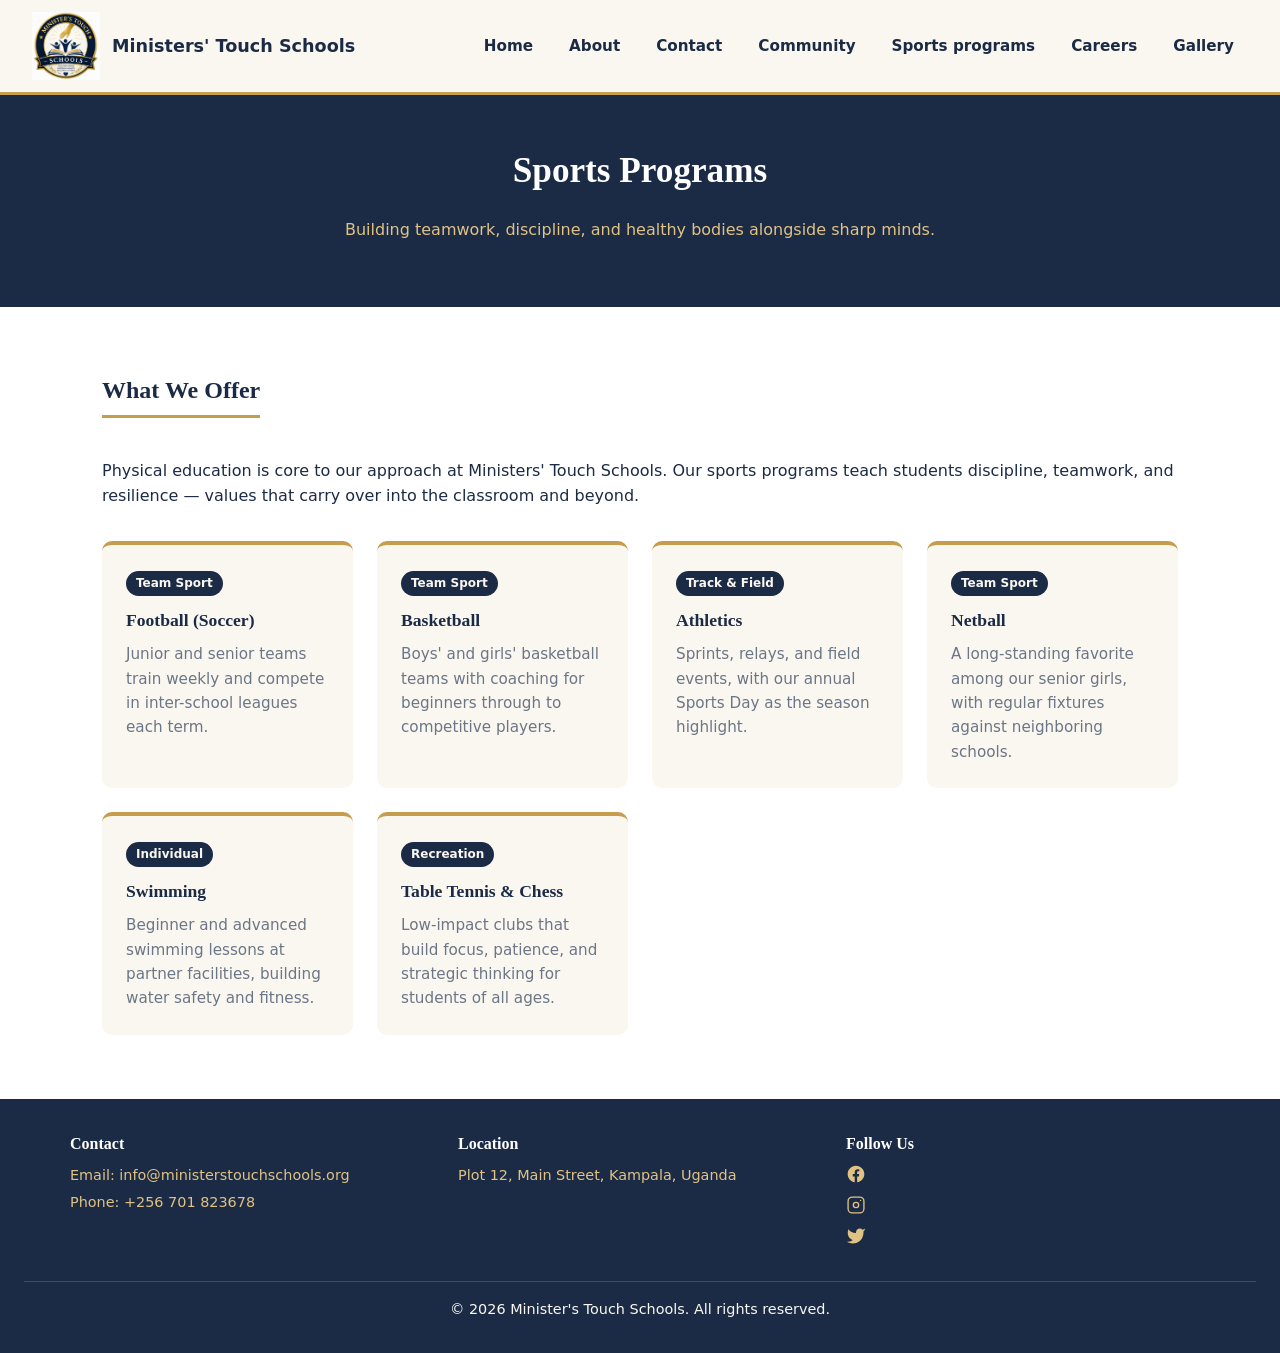
<file: Sports.html>
<!DOCTYPE html>
<html lang="en">
<head>
    <meta charset="UTF-8">
    <meta name="viewport" content="width=device-width, initial-scale=1.0">
    <title>Ministers' Touch Schools | Sports Programs</title>
    <link rel="stylesheet" href="styles.css">

</head>
<body>
    <header class="site-header">
        <a href="index.html" class="brand">
            <img src="images/m.png" alt="Ministers' Touch Schools logo" width="68">
            <span>Ministers' Touch Schools</span>
        </a>
        <button type="button" class="menu-toggle" id="menu-toggle" aria-expanded="false" aria-controls="navbar" aria-label="Open navigation menu">
            ☰
        </button>

        <nav id="navbar" aria-hidden="true">
            <a href="index.html">Home</a>
            <a href="about.html">About</a>
            <a href="contact.html">Contact</a>
            <a href="community.html">Community</a>
            <a href="Sports.html">Sports programs</a>
            <a href="Careers.html">Careers</a>
            <a href="Gallery.html">Gallery</a>
        </nav>
    </header>

    <section class="page-hero">
        <h1>Sports Programs</h1>
        <p>Building teamwork, discipline, and healthy bodies alongside sharp minds.</p>
    </section>

    <section class="content-section wrap">
        <h2>What We Offer</h2>
        <p>Physical education is core to our approach at Ministers' Touch Schools. Our sports programs teach students discipline, teamwork, and resilience &mdash; values that carry over into the classroom and beyond.</p>

        <div class="card-grid" style="margin-top: 32px;">
            <div class="card">
                <span class="tag">Team Sport</span>
                <h3>Football (Soccer)</h3>
                <p>Junior and senior teams train weekly and compete in inter-school leagues each term.</p>
            </div>
            <div class="card">
                <span class="tag">Team Sport</span>
                <h3>Basketball</h3>
                <p>Boys' and girls' basketball teams with coaching for beginners through to competitive players.</p>
            </div>
            <div class="card">
                <span class="tag">Track &amp; Field</span>
                <h3>Athletics</h3>
                <p>Sprints, relays, and field events, with our annual Sports Day as the season highlight.</p>
            </div>
            <div class="card">
                <span class="tag">Team Sport</span>
                <h3>Netball</h3>
                <p>A long-standing favorite among our senior girls, with regular fixtures against neighboring schools.</p>
            </div>
            <div class="card">
                <span class="tag">Individual</span>
                <h3>Swimming</h3>
                <p>Beginner and advanced swimming lessons at partner facilities, building water safety and fitness.</p>
            </div>
            <div class="card">
                <span class="tag">Recreation</span>
                <h3>Table Tennis &amp; Chess</h3>
                <p>Low-impact clubs that build focus, patience, and strategic thinking for students of all ages.</p>
            </div>
        </div>
    </section>

    <footer>
        <div class="footer-content">
            <div class="footer-section">
                <h3>Contact</h3>
                <p>Email: info@ministerstouchschools.org</p>
                <p>Phone: +256 701 823678</p>
            </div>
            <div class="footer-section">
                <h3>Location</h3>
                <p>Plot 12, Main Street, Kampala, Uganda</p>
            </div>
            <div class="footer-section">
                <h3>Follow Us</h3>
                    <p>
                        <a href="https://facebook.com" target="_blank" rel="noopener noreferrer" aria-label="Facebook">
                            <svg width="20" height="20" viewBox="0 0 24 24" fill="currentColor" aria-hidden="true" focusable="false" xmlns="http://www.w3.org/2000/svg">
                                <path d="M22 12.07C22 6.48 17.52 2 11.93 2 6.33 2 2 6.48 2 12.07 2 17.11 5.66 21.26 10.44 22v-7.03H8.08V12.1h2.36V9.88c0-2.33 1.38-3.61 3.5-3.61.99 0 2.03.18 2.03.18v2.24h-1.14c-1.13 0-1.48.7-1.48 1.42V12.1h2.52l-.4 2.87h-2.12V22C18.34 21.26 22 17.11 22 12.07z"/>
                            </svg>
                        </a>
                    </p>
                    <p>
                        <a href="https://instagram.com" target="_blank" rel="noopener noreferrer" aria-label="Instagram">
                            <svg width="20" height="20" viewBox="0 0 24 24" fill="none" stroke="currentColor" stroke-width="1.6" stroke-linecap="round" stroke-linejoin="round" aria-hidden="true" focusable="false" xmlns="http://www.w3.org/2000/svg">
                                <rect x="2.5" y="2.5" width="19" height="19" rx="5" />
                                <circle cx="12" cy="12" r="3.2" />
                                <path d="M17.5 6.5h.01" />
                            </svg>
                        </a>
                    </p>
                    <p>
                        <a href="https://x.com" target="_blank" rel="noopener noreferrer" aria-label="X (Twitter)">
                            <svg width="20" height="20" viewBox="0 0 24 24" fill="currentColor" aria-hidden="true" focusable="false" xmlns="http://www.w3.org/2000/svg">
                                <path d="M23 3a10.9 10.9 0 01-3.14 1.53A4.48 4.48 0 0012 7.5v1A10.66 10.66 0 013 4s-4 9 5 13a11.64 11.64 0 01-7 2c9 5 20 0 20-11.5a4.5 4.5 0 00-.08-.83A7.72 7.72 0 0023 3z"/>
                            </svg>
                        </a>
                    </p>
            </div>
        </div>
        <div class="footer-bottom">
            &copy; 2026 Minister's Touch Schools. All rights reserved.
        </div>
    </footer>

    <script>
        const menuToggle = document.getElementById("menu-toggle");
        const navbar = document.getElementById("navbar");

        menuToggle.addEventListener("click", () => {
            const isExpanded = menuToggle.getAttribute("aria-expanded") === "true";
            menuToggle.setAttribute("aria-expanded", String(!isExpanded));
            navbar.classList.toggle("active");
            navbar.setAttribute("aria-hidden", String(isExpanded));
            menuToggle.setAttribute("aria-label", isExpanded ? "Open navigation menu" : "Close navigation menu");
        });
    </script>
</body>
</html>
</file>
<file: styles.css>
/* ==========================================================
   Ministers' Touch Schools — shared stylesheet
   ========================================================== */

:root {
    --navy: #1c2b45;
    --navy-light: #2c3e5c;
    --gold: #c69c4e;
    --gold-light: #e0c284;
    --cream: #faf7f0;
    --white: #ffffff;
    --text-muted: #6b7686;
    --radius: 10px;
    --max-width: 1140px;
}

* {
    box-sizing: border-box;
}

body {
    margin: 0;
    font-family: 'Segoe UI', system-ui, sans-serif;
    color: var(--navy);
    background: var(--white);
    line-height: 1.6;
}

body.home {
    background: radial-gradient(circle at top center, rgba(198,156,78,0.08) 0%, transparent 30%), var(--white);
    background-attachment: fixed;
}

h1, h2, h3 {
    font-family: Georgia, 'Times New Roman', serif;
    margin: 0 0 0.5em;
    color: var(--navy);
}

a {
    color: inherit;
}

img {
    max-width: 100%;
    display: block;
}

.wrap {
    max-width: var(--max-width);
    margin: 0 auto;
    padding: 0 32px;
}

/* ---------- Header ---------- */

.site-header {
    display: flex;
    align-items: center;
    justify-content: space-between;
    gap: 24px;
    padding: 12px 32px;
    background: var(--cream);
    border-bottom: 3px solid var(--gold);
}

.brand {
    display: flex;
    align-items: center;
    gap: 12px;
    flex-shrink: 0;
    text-decoration: none;
}

.brand img {
    width: 68px;
    height: 68px;
    object-fit: contain;
}

.brand span {
    font-weight: 700;
    font-size: 1.1rem;
    color: var(--navy);
    white-space: nowrap;
}

nav {
    display: flex;
    flex-wrap: wrap;
    gap: 8px;
}

nav a {
    text-decoration: none;
    color: var(--navy);
    font-weight: 600;
    font-size: 0.95rem;
    padding: 8px 14px;
    border-radius: 6px;
    transition: background 0.2s ease, color 0.2s ease;
    white-space: nowrap;
}

nav a:hover,
nav a:focus-visible {
    background: var(--navy);
    color: var(--cream);
    outline: none;
}

nav a.active {
    color: var(--gold);
}

@media (max-width: 720px) {
    /* Keep header layout on one line for most phones, but scale spacing and allow nav to scroll */
    .site-header {
        flex-direction: row;
        align-items: center;
        gap: 12px;
        padding: 10px 18px;
    }

    nav {
        width: auto;
        justify-content: flex-end;
        overflow-x: auto;
        -webkit-overflow-scrolling: touch;
    }

    nav a {
        white-space: nowrap;
        padding: 8px 10px;
    }
}

/* ---------- Hero (home) ---------- */

.hero {
    background: linear-gradient(135deg, var(--navy) 0%, var(--navy-light) 100%);
    color: var(--cream);
    padding: 72px 32px 96px;
    text-align: center;
    position: relative;
    z-index: 1;
    overflow: visible;
    min-height: 420px;
    display: grid;
    place-items: center;
}

.hero::before {
    content: "";
    position: absolute;
    inset: 0;
    z-index: 0;
    background-image: url("images/m.png");
    background-repeat: no-repeat;
    background-position: center top 36px;
    background-size: 50% auto;
    opacity: 0.06;
    filter: brightness(1);
    pointer-events: none;
}

.hero h1 {
    color: #081421;
}

.hero-content {
    position: relative;
    z-index: 2;
}

.home .hero-badge {
    position: absolute;
    left: 50%;
    top: 40px;
    transform: translateX(-50%) scale(1.8);
    width: min(100vw, 760px);
    aspect-ratio: 1;
    border-radius: 50%;
    background: rgba(255,255,255,0.01);
    display: grid;
    place-items: center;
    box-shadow: inset 0 0 0 1px rgba(255,255,255,0.04);
    opacity: 0.08;
    z-index: -1;
    pointer-events: none;
    will-change: opacity, transform;
    transition: opacity 0.3s ease, transform 0.3s ease;
    animation: heroBadgeZoom 1.2s ease-out forwards;
}

@keyframes heroBadgeZoom {
    0% {
        transform: translateX(-50%) scale(0.8);
        opacity: 0.7;
    }
    100% {
        transform: translateX(-50%) scale(1.05);
        opacity: 0.95;
    }
}

/* ---------- Page hero (inner pages) ---------- */

.page-hero {
    background: var(--navy);
    color: var(--cream);
    padding: 48px 32px;
    text-align: center;
}

.page-hero h1 {
    color: var(--white);
    font-size: clamp(1.6rem, 3.5vw, 2.2rem);
}

.page-hero p {
    color: var(--gold-light);
    margin-top: 0.4em;
}

/* ---------- Vision / Mission ---------- */

.vm-section {
    padding: 64px 32px;
}

.vm-grid {
    display: grid;
    grid-template-columns: 1fr 1fr;
    gap: 32px;
}

.vm-card {
    background: var(--cream);
    border-left: 4px solid var(--gold);
    border-radius: var(--radius);
    padding: 32px;
}

.vm-card h2 {
    color: var(--navy);
    font-size: 1.4rem;
}

.vm-card p {
    color: var(--text-muted);
    margin: 0;
}

@media (max-width: 720px) {
    .vm-grid {
        grid-template-columns: 1fr;
    }
}

/* ---------- Core values ---------- */

.values-section {
    background: var(--cream);
    padding: 64px 32px;
}

.values-section h2 {
    text-align: center;
    font-size: 1.6rem;
    margin-bottom: 12px;
}

.values-intro {
    text-align: center;
    color: var(--text-muted);
    max-width: 620px;
    margin: 0 auto 40px;
}

.values-grid {
    display: grid;
    grid-template-columns: repeat(auto-fit, minmax(200px, 1fr));
    gap: 24px;
}

.value-card {
    background: var(--white);
    border-radius: var(--radius);
    padding: 28px 20px;
    text-align: center;
    box-shadow: 0 2px 8px rgba(28, 43, 69, 0.08);
}

.value-card .icon {
    font-size: 1.8rem;
    color: var(--gold);
    margin-bottom: 10px;
}

.value-card h3 {
    font-size: 1.05rem;
    margin-bottom: 6px;
}

.value-card p {
    color: var(--text-muted);
    font-size: 0.92rem;
    margin: 0;
}

/* ---------- Generic content section ---------- */

.content-section {
    padding: 64px 32px;
}

.content-section h2 {
    font-size: 1.5rem;
    border-bottom: 3px solid var(--gold);
    display: inline-block;
    padding-bottom: 6px;
    margin-bottom: 24px;
}

.two-col {
    display: grid;
    grid-template-columns: 1.2fr 1fr;
    gap: 40px;
    align-items: start;
}

@media (max-width: 720px) {
    .two-col {
        grid-template-columns: 1fr;
    }
}

/* ---------- Cards (careers, sports, community) ---------- */

.card-grid {
    display: grid;
    grid-template-columns: repeat(auto-fit, minmax(240px, 1fr));
    gap: 24px;
}

.card {
    background: var(--cream);
    border-radius: var(--radius);
    padding: 24px;
    border-top: 4px solid var(--gold);
}

.card h3 {
    font-size: 1.1rem;
    margin-bottom: 8px;
}

.card p {
    color: var(--text-muted);
    margin: 0;
    font-size: 0.95rem;
}

.tag {
    display: inline-block;
    background: var(--navy);
    color: var(--cream);
    font-size: 0.75rem;
    font-weight: 600;
    padding: 3px 10px;
    border-radius: 999px;
    margin-bottom: 10px;
}

/* ---------- Contact ---------- */

.contact-grid {
    display: grid;
    grid-template-columns: 1fr 1fr;
    gap: 40px;
}

.contact-info p {
    margin: 0 0 14px;
}

.contact-info strong {
    color: var(--navy);
}

form {
    display: grid;
    gap: 14px;
}

label {
    font-weight: 600;
    font-size: 0.9rem;
    color: var(--navy);
}

input,
textarea {
    width: 100%;
    padding: 10px 12px;
    border: 1px solid #d8d3c8;
    border-radius: 6px;
    font-family: inherit;
    font-size: 0.95rem;
}

input:focus,
textarea:focus {
    outline: 2px solid var(--gold);
    border-color: var(--gold);
}

button.btn,
input[type="submit"] {
    justify-self: start;
    background: var(--navy);
    color: var(--cream);
    border: none;
    padding: 12px 28px;
    border-radius: 6px;
    font-weight: 600;
    cursor: pointer;
    transition: background 0.2s ease;
}

button.btn:hover,
input[type="submit"]:hover {
    background: var(--gold);
    color: var(--navy);
}

@media (max-width: 720px) {
    .contact-grid {
        grid-template-columns: 1fr;
    }
}

/* Hamburger Menu */
.menu-toggle {
    display: none;
    font-size: 30px;
    cursor: pointer;
    color: var(--navy);
    background: transparent;
    border: none;
    padding: 8px;
    line-height: 1;
}

@media (max-width: 768px) {

    .site-header {
        position: relative;
    }

    .menu-toggle {
        display: block;
    }

    .menu-toggle {
        display: block;
        background: var(--cream);
        border: 1px solid var(--navy-light);
        border-radius: 8px;
        padding: 10px 12px;
        color: var(--navy);
    }

    #navbar {
        position: absolute;
        top: calc(100% + 8px);
        left: 0;
        width: min(260px, 100%);
        background: #0a2342;
        display: flex;
        flex-direction: column;
        padding: 20px;
        transform: translateX(-110%);
        transition: transform 0.4s ease;
        z-index: 1000;
    }

    #navbar.active {
        transform: translateX(0);
    }

    #navbar a {
        color: var(--cream);
    }

    #navbar a:hover,
    #navbar a:focus-visible {
        background: rgba(255,255,255,0.08);
        color: var(--gold);
    }

    #navbar a {
        padding: 12px 0;
    }
}

/* ---------- Gallery ---------- */

.activity-gallery {
    display: grid;
    gap: 16px;
}

.activity-card {
    background: var(--cream);
    border: 1px solid #e7dfcf;
    border-radius: var(--radius);
    overflow: hidden;
    box-shadow: 0 2px 8px rgba(28, 43, 69, 0.06);
    transition: transform 0.2s ease, box-shadow 0.2s ease, background-color 0.2s ease;
}

.activity-card:hover {
    transform: translateY(-3px);
    box-shadow: 0 6px 16px rgba(28, 43, 69, 0.12);
    background: #f6efe2;
}

.activity-card summary {
    display: flex;
    align-items: center;
    gap: 16px;
    padding: 16px 18px;
    cursor: pointer;
    list-style: none;
}

.activity-card summary::-webkit-details-marker {
    display: none;
}

.activity-card summary img {
    width: 110px;
    height: 80px;
    object-fit: cover;
    border-radius: 8px;
    flex-shrink: 0;
}

.activity-card h3 {
    margin: 0 0 4px;
    font-size: 1.1rem;
}

.activity-card p {
    margin: 0;
    color: var(--text-muted);
    font-size: 0.95rem;
}

.activity-images {
    display: grid;
    grid-template-columns: repeat(auto-fit, minmax(180px, 1fr));
    gap: 12px;
    padding: 0 18px 18px;
}

.activity-images img {
    width: 100%;
    height: 140px;
    object-fit: cover;
    border-radius: 8px;
}

/* ---------- Footer ---------- */

footer {
    background: var(--navy);
    color: var(--gold-light);
    padding: 32px 24px;
    font-size: 0.9rem;
}

.footer-content {
    max-width: var(--max-width);
    margin: 0 auto;
    display: grid;
    grid-template-columns: repeat(auto-fit, minmax(220px, 1fr));
    gap: 24px;
    align-items: start;
}

.footer-section h3 {
    color: var(--white);
    font-size: 1rem;
    margin-bottom: 8px;
}

.footer-section p,
.footer-section a {
    color: var(--gold-light);
    margin: 4px 0;
    text-decoration: none;
}

.footer-section a:hover {
    color: var(--white);
}

.footer-bottom {
    text-align: center;
    margin-top: 24px;
    padding-top: 16px;
    border-top: 1px solid rgba(255,255,255,0.15);
    color: var(--cream);
}
</file>
